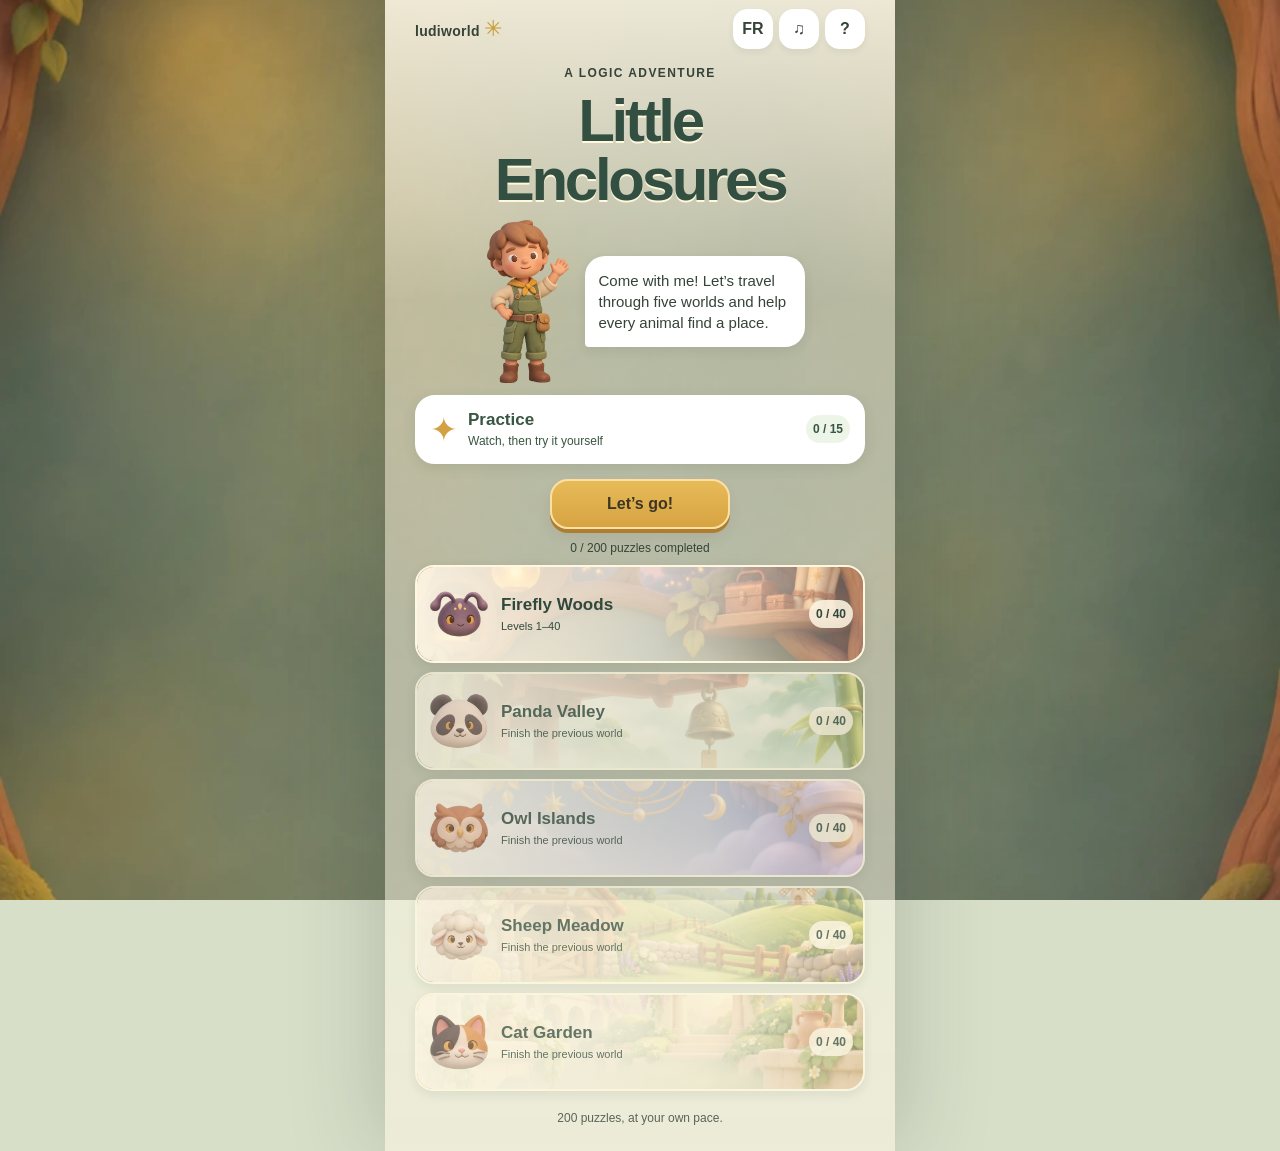
<file: docs/index.html>
<!doctype html>
<html lang="fr">
<head>
  <meta charset="utf-8">
  <meta name="viewport" content="width=device-width,initial-scale=1,viewport-fit=cover">
  <meta name="theme-color" content="#657c62">
  <meta name="description" content="200 énigmes dans cinq mondes. Un animal par ligne, colonne et enclos.">
  <title>Les Petits Enclos · Ludiworld</title>
  <link rel="icon" href="icon-192.png">
  <link rel="apple-touch-icon" href="icon-192.png">
  <link rel="manifest" href="manifest.webmanifest">
  <link rel="stylesheet" href="style.css">
  <script defer src="ludi.js"></script>
  <script defer src="levels.js"></script>
  <script defer src="logic.js"></script>
  <script defer src="state.js"></script>
  <script defer src="training.js"></script>
  <script defer src="app.js"></script>
</head>
<body>
  <main id="app">
    <nav class="topbar"><span class="brand">ludiworld <i aria-hidden="true">✳</i></span><div><button id="language" class="small">EN</button><button id="sound" class="small" aria-label="Son">♪</button><button id="help" class="small" aria-label="Règles">?</button></div></nav>
    <section id="home" class="screen">
      <header class="title"><p data-t="eyebrow">Une aventure de logique</p><h1 data-t="title">Les Petits<br>Enclos</h1></header>
      <div class="story"><img class="boy" src="assets/berger.webp" alt=""><p data-t="story">Viens avec moi ! On traverse cinq mondes pour aider chaque animal à trouver sa place.</p></div>
      <button id="training" class="training-entry"><span class="training-symbol" aria-hidden="true">✦</span><span><strong data-t="training">Entraînement</strong><small id="trainingSummary"></small></span><b id="trainingCount"></b></button>
      <button id="continue" class="primary"></button><p id="total" class="total"></p>
      <div id="worlds" class="worlds"></div>
      <p class="quiet" data-t="quiet">200 énigmes, à ton rythme.</p>
    </section>
    <section id="play" class="screen" hidden>
      <header class="hud"><button id="map" class="small" aria-label="Mondes">‹</button><div><p id="worldName"></p><h1><span data-t="level">Niveau</span> <b id="number"></b><small>/ 200</small></h1></div><span id="counter"></span></header>
      <section id="trainingCard" class="training-card" hidden aria-live="polite"><p id="trainingProgress"></p><h2 id="trainingTitle"></h2><p id="trainingInstruction"></p><div id="trainingValidated" hidden><span data-t="missionDone">Mission réussie !</span><button id="trainingNext" class="mission-next" data-t="nextMission">Mission suivante</button></div></section>
      <div class="run-score"><button id="starHelp" aria-label="Étoiles"><span id="stars" class="stars" aria-hidden="true"></span><span id="errors"></span><span class="score-help" aria-hidden="true">ⓘ</span></button></div>
      <div class="rules-mini"><button data-rule="row"><span class="mini-rule row-icon" aria-hidden="true"></span><span data-t="row">1 par ligne</span></button><button data-rule="column"><span class="mini-rule column-icon" aria-hidden="true"></span><span data-t="column">1 par colonne</span></button><button data-rule="region"><span class="mini-rule region-icon" aria-hidden="true"></span><span data-t="region">1 par enclos</span></button></div>
      <p class="apart" data-t="apart">Sans se toucher, même par un coin.</p>
      <div class="board-frame"><div id="board" role="grid" aria-label="Enclos"></div><div id="effects" aria-hidden="true"></div><div id="guideLayer" aria-hidden="true"></div></div>
      <p id="feedback" class="feedback" aria-live="polite"></p>
      <p class="gesture" data-t="gesture">Double appui : animal · Un appui : × · Glisse : ×</p>
      <div class="actions"><button id="undo"><b aria-hidden="true">↶</b><span data-t="undo">Annuler</span></button><button id="reset"><b aria-hidden="true">↻</b><span data-t="reset">Reprendre</span></button><button id="hint"><b aria-hidden="true">✧</b><span data-t="hint">Indice</span></button></div>
      <div class="keeper"><img src="assets/berger.webp" alt=""><span data-t="keeper">À chacun sa petite place.</span></div>
    </section>
  </main>
  <dialog id="info"><button class="close" data-close aria-label="Fermer">×</button><div id="infoContent"></div><button class="primary" data-close data-t="ok">D’accord</button></dialog>
  <dialog id="levels"><button class="close" data-close aria-label="Fermer">×</button><h2 id="levelTitle"></h2><div id="levelList" class="level-list"></div></dialog>
  <dialog id="victory"><img class="victory-boy" src="assets/berger.webp" alt=""><h2 id="winTitle"></h2><div id="winStars" class="stars win-stars"></div><p id="winScore"></p><p id="winText"></p><div id="winHeads" class="win-heads"></div><button id="next" class="primary" data-t="next">Continuer</button><button id="winMap" class="text-button" data-t="worlds">Les cinq mondes</button><button id="replay" class="text-button" data-t="reset">Reprendre</button></dialog>
  <dialog id="pause"><h2 data-t="pause">Petite pause</h2><p data-t="paused">Ta grille est gardée.</p></dialog>
  <dialog id="mistake" class="rule-sheet" aria-labelledby="errorTitle" aria-describedby="errorRule"><span class="mistake-sign" aria-hidden="true">!</span><h2 id="errorTitle" data-t="errorTitle">Regarde la règle</h2><p id="errorMessage"></p><div id="errorDrawing" aria-hidden="true"></div><p id="errorRule"></p><button id="ackError" class="primary" data-t="errorOK">J’ai compris</button></dialog>
  <noscript>Active JavaScript pour jouer. / Enable JavaScript to play.</noscript>
</body>
</html>
</file>
<file: docs/style.css>
:root {font-family:'Trebuchet MS','Segoe UI',sans-serif;color:#354338;background:#d8dfc8;font-synthesis:none;font-size:16px}
*{box-sizing:border-box}body{margin:0}button{font:inherit;cursor:pointer;touch-action:manipulation;-webkit-tap-highlight-color:transparent}button:disabled{opacity:.48;cursor:default}button:focus-visible{outline:3px solid #3671a3;outline-offset:2px}[hidden]{display:none!important}
body{background:#d8dfc8 url('assets/lucioles.webp') center/cover fixed}body::before{content:'';position:fixed;inset:0;background:#152b3c45;z-index:-1}
#app{max-width:510px;min-height:100dvh;margin:auto;background:linear-gradient(#fff8e6e0,#fff8e675 26%,#fff8e682);box-shadow:0 0 90px #172b3038;padding:env(safe-area-inset-top) 18px env(safe-area-inset-bottom)}
.topbar{height:58px;display:flex;justify-content:space-between;align-items:center;gap:8px}.topbar>div{display:flex;gap:6px}.brand{font-weight:bold;letter-spacing:.02em;font-size:14px}.brand i{color:#c79d38;font-size:22px;font-style:normal}.embedded .brand{visibility:hidden}.small{min-width:40px;min-height:40px;background:#fff9ebdb;border:1px solid #ffffff9c;border-radius:14px;color:#354338;font-weight:bold;box-shadow:0 3px 6px #24393212}
.screen{padding-bottom:22px}.title{text-align:center}.title p{font-size:12px;letter-spacing:.12em;text-transform:uppercase;font-weight:bold;margin:8px 0 12px}.title h1{font-size:clamp(42px,11vw,60px);line-height:.98;letter-spacing:-.055em;margin:0;color:#334f41;text-shadow:0 2px #fff8dc}
.story{display:flex;align-items:center;justify-content:center;gap:4px;max-width:390px;margin:10px auto 6px}.boy{width:105px;height:163px;object-fit:contain;align-self:end}.story p{max-width:220px;padding:14px;border-radius:20px 20px 20px 4px;background:#fff9eced;font-size:15px;line-height:1.4;box-shadow:0 4px 12px #25312415}
.primary{display:block;background:linear-gradient(#e7ba58,#d7a342);color:#3e3624;border:2px solid #ffdfa0;border-radius:18px;padding:13px 22px;font-weight:bold;min-height:50px;box-shadow:0 4px 0 #ad7e31,0 8px 14px #34291214;margin:8px auto 12px;min-width:180px}.primary:hover{filter:brightness(1.04)}.total,.quiet{font-size:12px;text-align:center}.total{margin:10px}.quiet{opacity:.8;margin:20px 0 4px}
.worlds{display:grid;gap:9px}.world-card{position:relative;background-size:cover;background-position:center 15%;height:90px;border:2px solid #fff8df;border-radius:19px;isolation:isolate;overflow:hidden;color:#30483b;display:flex;align-items:center;padding:10px;text-align:left;box-shadow:0 4px 12px #172f291c}.world-card::before{content:'';position:absolute;inset:0;z-index:-1;background:linear-gradient(90deg,#fff9e9f2,#fff9e9ad 65%,#fff9e93c)}.world-card img{width:64px;height:64px;object-fit:contain;margin-right:10px}.world-card strong{font-size:17px;display:block}.world-card small{display:block;font-size:11px;margin-top:5px}.world-card .world-progress{margin-left:auto;background:#fff7e4db;border-radius:30px;padding:7px;font-size:12px;font-weight:bold;white-space:nowrap}.world-card:disabled{opacity:.72}
.hud{display:flex;align-items:center;gap:10px;min-height:72px}.hud>div{flex:1}.hud p{font-size:11px;font-weight:bold;letter-spacing:.04em;margin:0 0 3px}.hud h1{font-size:25px;margin:0;letter-spacing:-.04em}.hud h1 small{font-size:12px;margin-left:6px;font-weight:normal;letter-spacing:0}.hud #counter{font-weight:bold;font-size:14px;background:#fff9e6de;border-radius:16px;padding:9px;white-space:nowrap}
.rules-mini{display:flex;justify-content:space-around;gap:3px;border-radius:13px;padding:11px 5px;background:#fff9e9ed;font-size:12px;font-weight:bold;box-shadow:0 3px 9px #3044390c}.apart{text-align:center;font-size:12px;font-weight:bold;margin:10px 0 12px}.board-frame{padding:7px;border-radius:19px;background:#fff8e8;border:1px solid #fffdf5;box-shadow:0 6px 0 #b9ac8c,0 10px 24px #293d3440}
#board{display:grid;grid-template-columns:repeat(var(--n),minmax(0,1fr));grid-template-rows:repeat(var(--rows,var(--n)),minmax(0,1fr));aspect-ratio:var(--n) / var(--rows,var(--n));border-radius:11px;overflow:hidden;touch-action:none;user-select:none;-webkit-user-select:none;position:relative}
.cell{position:relative;display:flex;align-items:center;justify-content:center;border:0;border-radius:0;min-width:0;min-height:0;padding:0;background:var(--color);box-shadow:inset 1px 1px #ffffff30,inset -1px -1px #30433812;touch-action:none;outline-offset:-3px!important}
.cell img{width:88%;height:88%;object-fit:contain;pointer-events:none;filter:drop-shadow(0 2px 1px #43352435)}.cell .cross{position:relative;width:30%;height:30%;pointer-events:none}.cross::before,.cross::after{content:'';position:absolute;left:43%;top:0;width:15%;height:100%;border-radius:3px;background:#4c535ac9;transform:rotate(45deg)}.cross::after{transform:rotate(-45deg)}

.feedback{min-height:30px;font-size:12px;line-height:1.3;text-align:center;margin:3px auto;max-width:340px;font-weight:bold}.gesture{font-size:10px;text-align:center;margin:2px 0 11px;color:#3c473f}.actions{display:flex;gap:8px;justify-content:center}.actions button{border:1px solid #fff8e7;background:#fff8e8eb;border-radius:17px;min-height:57px;flex:1;max-width:125px;display:flex;flex-direction:column;align-items:center;justify-content:center;gap:2px;box-shadow:0 4px 0 #bdaf8e;color:#3f5045;font-size:11px;font-weight:bold}.actions b{font-size:23px;line-height:1}.actions #hint{background:#f6dda1}.keeper{display:flex;align-items:center;justify-content:center;gap:9px;margin:15px 0 0;font-size:11px;font-weight:bold}.keeper img{height:65px;width:40px;object-fit:contain}.keeper span{padding:10px 12px;background:#fff8e6d9;border-radius:15px 15px 15px 0}
dialog{max-width:min(90vw,440px);width:440px;max-height:88dvh;overflow:auto;border:2px solid #fff8e3;border-radius:26px;background:#fff8e9;color:#354338;box-shadow:0 20px 90px #122b3859;padding:27px 25px 22px;text-align:center}dialog::backdrop{background:#112a3b88;backdrop-filter:blur(4px)}dialog h2{font-size:27px;line-height:1.1;letter-spacing:-.035em;margin:7px 0 18px}dialog p{font-size:15px;line-height:1.5}.close{position:absolute;top:7px;right:9px;border:0;background:transparent;font-size:29px;color:#566754;min-width:38px;min-height:38px}.rule-list{text-align:left;padding-left:23px;line-height:1.6;font-size:15px}.rule-list li{margin:10px 0}.info-note{font-size:12px!important;opacity:.8}.level-list{display:grid;grid-template-columns:repeat(5,1fr);gap:8px}.level-list button{aspect-ratio:1;border:1px solid #d7c7a6;background:#f0e6ce;border-radius:12px;color:#465846;font-weight:bold}.level-list button.done{background:#a9c8ac}.level-list button.current{border:3px solid #426c56}.victory-boy{height:155px}.win-heads{display:flex;justify-content:center;gap:2px;margin:15px 0 22px}.win-heads img{width:calc(100% / 8);max-width:48px;object-fit:contain}.text-button{display:block;margin:18px auto 0;border:0;background:transparent;text-decoration:underline;color:#47634d;font-size:13px}#pause{pointer-events:none}
@media(min-width:700px){#app{padding-left:30px;padding-right:30px}.world-card{height:98px}.title h1{font-size:60px}.hud{min-height:80px}}
@media(max-height:780px) and (max-width:600px){.topbar{height:48px}.hud{min-height:58px}.apart{margin:7px 0}.keeper{display:none}.feedback{min-height:27px}.actions button{min-height:51px}.screen{padding-bottom:12px}}
@media(prefers-reduced-motion:no-preference){.cell img{animation:arrive .18s ease-out}@keyframes arrive{from{transform:scale(.8)}to{transform:scale(1)}}}

/* Un même contour opaque pour toutes les cases. */
#board{isolation:isolate;background:#617765}
.cell{box-shadow:inset 0 0 0 1px #71816c}
.cell img{z-index:1;width:91%;height:91%}
.cell:active{filter:brightness(1.045)}
.cell.error-attempt{background:linear-gradient(#ff8e7a99,#ffb29b70),var(--color)}
.cell:focus-visible{z-index:3}
.cell .cross{z-index:1;width:32%;height:32%}
.cross::before,.cross::after{background:#42574dda;box-shadow:0 1px #fff6}
.board-frame{position:relative}
#effects{position:absolute;inset:0;pointer-events:none;z-index:5;overflow:visible}
.cell-effect{position:absolute;display:grid;place-items:center;pointer-events:none}
.ghost-head{width:78%;height:78%;object-fit:contain;opacity:.6;filter:sepia(.2)}
.error-badge{position:absolute;right:4%;top:3%;width:24px;height:24px;border-radius:50%;background:#a84439;color:#fff9ea;border:2px solid #fff9ea;text-align:center;line-height:20px;font-size:16px;box-shadow:0 2px 4px #42262945}
.success-ring{position:absolute;inset:5%;border:3px solid #fff6af;border-radius:50%;box-shadow:0 0 0 2px #75a16c55}
.spark{position:absolute;left:50%;top:50%;width:6px;height:6px;margin:-3px;border-radius:2px;background:#ffe495;box-shadow:0 0 2px #fff8d7;transform:rotate(var(--angle)) translateX(var(--distance))}
.hold-indicator{position:absolute;width:88%;height:88%;inset:6%;z-index:4;overflow:visible;pointer-events:none;transform:rotate(-90deg)}
.hold-indicator circle{fill:none;stroke-width:4}
.hold-track{stroke:#fff8ddbb}.hold-progress{stroke:#3d775a;stroke-dasharray:1;stroke-dashoffset:0;animation:hold-progress var(--hold-fill,300ms) linear}
.holding{filter:brightness(1.06)}
.run-score{display:flex;justify-content:center;margin:-3px 0 7px;min-height:29px}
#starHelp{display:flex;align-items:center;justify-content:center;gap:10px;padding:3px 11px;border:1px solid #fffae7;background:#fff9e4e8;border-radius:30px;min-height:29px;color:#4e5e48;font-size:11px;font-weight:bold}
.stars{display:inline-flex;gap:3px;line-height:1;color:#d69b28;font-size:24px;white-space:nowrap}
.star{display:inline-block;-webkit-text-stroke:.55px #906c29;filter:drop-shadow(0 1px 0 #fff8cc)}
.star.empty{color:#c6c8b9;-webkit-text-stroke:.55px #8f9d89;filter:none}
.score-help{font-size:14px;opacity:.7}
.rules-mini{padding:5px 3px;gap:4px}
.rules-mini button{display:flex;align-items:center;justify-content:center;gap:4px;flex:1;background:transparent;border:0;color:inherit;padding:2px 0;min-height:34px;font-weight:bold;font-size:11px}
.mini-rule{display:inline-flex;width:24px;height:24px;flex-shrink:0}.mini-rule svg{width:100%;height:100%}
.apart{margin:7px 0 10px}
.feedback{display:flex;align-items:center;justify-content:center;min-height:34px;max-width:none;border-radius:13px;padding:4px 8px;font-size:12px;margin:4px 0;transition:background-color .12s,color .12s}
.feedback[data-tone=error]{background:#fff0e6ef;color:#9b342e;box-shadow:inset 0 0 0 1px #b2533a69;font-size:16px;line-height:1.35;min-height:50px}
.feedback[data-tone=error]::before{content:'!';display:grid;place-items:center;width:20px;height:20px;flex-shrink:0;margin-right:7px;border-radius:50%;background:#a84439;color:#fff7e8}
.feedback[data-tone=success]{background:#e8f5d8ed;color:#3d6b42;box-shadow:inset 0 0 0 1px #7499665c}
.feedback[data-tone=success]::before{content:'✓';margin-right:6px;font-weight:bold;font-size:17px}
.gesture{font-size:11px;line-height:1.35;margin:4px 0 11px}



.level-list button{display:flex;flex-direction:column;justify-content:center;align-items:center;gap:2px}.level-list small{font-size:10px}.level-stars{color:#906921;letter-spacing:1px}
.win-stars{font-size:47px;display:flex;justify-content:center;gap:9px;margin:12px auto}.star-example{font-size:35px}
#winScore{font-size:13px;margin:0 0 15px}
.rule-cards{display:grid;grid-template-columns:1fr 1fr;gap:10px;margin:16px 0 22px}
.rule-cards section{background:#eee7d6;border-radius:15px;padding:9px 7px}
.rule-cards h3{font-size:13px;margin:1px 0 8px}.rule-cards p{font-size:12px;line-height:1.35;margin:8px 0 2px}
.rule-drawing{display:grid;grid-template-columns:repeat(4,1fr);grid-template-rows:repeat(4,1fr);width:min(100%,110px);aspect-ratio:1;position:relative;margin:auto;border:2px solid #71816a;border-radius:7px;overflow:hidden;background:#65775d;gap:1px}
.rule-drawing i{background:#f8f0db;display:grid;place-items:center;min-width:0;min-height:0;font-style:normal}.rule-drawing .rule-active{background:#a9c8aa}.rule-drawing.region .rule-active{background:#dfb767}.rule-drawing .rule-animal{position:relative}.rule-drawing img{width:96%;height:96%;object-fit:contain}.rule-drawing span{font-size:20px;color:#506e56;line-height:1}
.rule-drawing.touch .rule-active{background:#edaf96}.touch-no{position:absolute;left:43%;top:43%;background:#a84439;border-radius:50%;width:19px;height:19px;font-size:14px;line-height:19px;color:#fff7e4;box-shadow:0 0 0 2px #fff4dc}
.gesture-drawings{display:flex;gap:7px;justify-content:center;margin:13px 0}.gesture-drawings>span{flex:1;font-size:11px;background:#eee7d6;border-radius:13px;padding:9px 3px}.gesture-drawings b{display:block;font-size:24px;color:#497259;margin-bottom:5px}
.primary,.small,.actions button,.world-card,.level-list button{transition:transform .1s,filter .1s,box-shadow .1s}
button:active:not(:disabled){transform:translateY(2px) scale(.98)}.cell:active:not(:disabled){transform:none}
@keyframes hold-progress{from{stroke-dashoffset:1}to{stroke-dashoffset:0}}
@media(prefers-reduced-motion:no-preference){
  .cell img{animation:animal-plop .32s cubic-bezier(.2,.7,.3,1.25)}
  .cross{animation:cross-pop .14s ease-out}
  .cell-effect.error{animation:error-wiggle .34s ease-in-out,fx-fade .7s ease-out forwards}
  .success-ring{animation:success-ring .5s ease-out forwards}
  .spark{animation:spark-out .55s ease-out forwards}
  .win-stars .star{animation:star-pop .5s cubic-bezier(.2,.7,.3,1.4) both}
  .win-stars .star:nth-child(2){animation-delay:.1s}.win-stars .star:nth-child(3){animation-delay:.2s}
  #victory[open]{animation:victory-in .28s ease-out}
}
@keyframes animal-plop{0%{transform:scale(.55,.7) translateY(-7px)}60%{transform:scale(1.1,.93)}100%{transform:scale(1)}}
@keyframes cross-pop{from{transform:scale(.65);opacity:.4}to{transform:scale(1);opacity:1}}
@keyframes error-wiggle{0%,100%{transform:translateX(0)}25%{transform:translateX(-4px) rotate(-5deg)}75%{transform:translateX(4px) rotate(5deg)}}
@keyframes fx-fade{0%,65%{opacity:1}100%{opacity:0}}
@keyframes success-ring{from{transform:scale(.65);opacity:1}to{transform:scale(1.35);opacity:0}}
@keyframes spark-out{from{transform:rotate(var(--angle)) translateX(8px) scale(.7);opacity:1}to{transform:rotate(var(--angle)) translateX(var(--distance)) scale(.2);opacity:0}}
@keyframes star-pop{from{transform:scale(.2) rotate(-15deg);opacity:0}to{transform:scale(1);opacity:1}}
@keyframes victory-in{from{transform:translateY(12px) scale(.97);opacity:0}to{transform:none;opacity:1}}
@media(max-height:920px){.keeper{display:none}}
@media(max-height:800px){.topbar{height:46px}.hud{min-height:57px}.screen{padding-bottom:12px}}
@media(max-height:720px){.run-score{margin-bottom:4px}.hud{min-height:51px}.apart{margin:5px 0 7px}.gesture{margin:1px 0 7px;font-size:10px}.actions button{min-height:48px}.board-frame{width:min(100%,calc(100dvh - 325px));margin-inline:auto}.rules-mini{padding:2px}.feedback{min-height:33px}}
@media(max-width:360px){#app{padding-left:12px;padding-right:12px}.rules-mini button{font-size:10px;gap:2px}.mini-rule{width:22px;height:22px}.hud h1{font-size:23px}.world-card strong{font-size:15px}}
@media(prefers-reduced-motion:reduce){*,*::before,*::after{scroll-behavior:auto!important;transition:none!important}.hold-progress{animation:none}.spark{display:none}.cell-effect{opacity:.85}}
@media(max-height:700px) and (orientation:portrait){
  .topbar{height:40px}.small{min-height:35px;min-width:36px}.hud{min-height:45px}.hud h1{font-size:22px}.hud p{font-size:10px}.run-score{margin-bottom:3px}.rules-mini button{min-height:25px}.mini-rule{width:20px;height:20px}.apart{font-size:10px;margin:4px 0 6px}.board-frame{width:min(100%,calc(100dvh - 305px))}.gesture{display:none}.actions button{min-height:44px}.feedback{margin:4px 0 8px;font-size:11px}
}
@media(orientation:landscape) and (max-height:600px) and (min-width:600px){
  #app{max-width:900px;padding-inline:20px}.topbar{height:44px}#play{display:grid;grid-template-columns:minmax(230px,1fr) minmax(260px,1fr);column-gap:24px;padding-bottom:8px;align-items:start}.hud{grid-column:2;grid-row:1;min-height:42px}.run-score{grid-column:2;grid-row:2;margin:0 0 4px}.rules-mini{grid-column:2;grid-row:3;padding:2px}.rules-mini button{min-height:27px}.apart{grid-column:2;grid-row:4;margin:4px 0}.board-frame{grid-column:1;grid-row:1/span 9;width:min(100%,calc(100dvh - 75px));align-self:start}.feedback{grid-column:2;grid-row:6;margin:4px 0;min-height:34px}.gesture{grid-column:2;grid-row:7;margin:1px 0 7px}.actions{grid-column:2;grid-row:8}.actions button{min-height:46px}.keeper{display:none}
}
#mistake{border-color:#fff4d9;padding:26px 24px 22px}
.mistake-sign{display:grid;place-items:center;width:45px;height:45px;margin:0 auto 13px;border-radius:50%;background:#b35b42;color:#fff8e9;font-size:29px;font-weight:bold;box-shadow:0 3px 0 #864a3930}
#mistake h2{font-size:29px;margin:0 0 12px}
#errorMessage{font-size:17px;line-height:1.4;margin:0 0 18px;color:#6a5544}
#mistake #errorRule{font-size:24px;font-weight:bold;line-height:1.35;color:#354f3d;margin:18px 0 23px}
#errorDrawing:empty{display:none}
#errorDrawing .rule-drawing{width:124px}
#mistake .primary{width:100%;font-size:18px;min-height:54px;margin-bottom:5px}
@media(max-height:650px){#mistake{padding:18px 20px}.mistake-sign{width:35px;height:35px;font-size:24px;margin-bottom:9px}#mistake h2{font-size:25px}#mistake #errorRule{font-size:22px;margin:12px 0 18px}#errorMessage{font-size:15px;margin-bottom:12px}#errorDrawing .rule-drawing{width:94px}}

/* Des carreaux doux et des espaces blancs, sans trait de séparation. */
.board-frame{padding:10px;background:#fff;border:0;border-radius:25px;box-shadow:0 5px 20px #28423324}
#board{gap:clamp(4px,1.5vw,8px);background:#fff;border-radius:15px}
.cell{border-radius:clamp(6px,2vw,13px);box-shadow:none}
.cell img{width:94%;height:94%}
.cell .cross{width:35%;height:35%}
.small,.rules-mini,.actions button,dialog,.story p,.keeper span,#starHelp,.hud #counter{background-color:#fff;border-color:#fff}
.actions #hint{background:#fff}.actions button{box-shadow:0 3px 8px #28423316}


.rule-drawing{border:0;background:#fff;gap:3px;padding:3px;border-radius:10px}
.rule-drawing i{background:#edf3eb;border-radius:4px}
.gesture-drawings>span,.rule-cards section{background:#f4f8f1}
#mistake{border-color:#fff}
.training-entry{display:flex;align-items:center;gap:10px;width:100%;margin:12px 0 15px;padding:13px;border:2px solid #fff;border-radius:20px;background:#fff;color:#395642;text-align:left;box-shadow:0 4px 14px #2842331b}
.training-entry strong,.training-entry small{display:block}.training-entry strong{font-size:17px}.training-entry small{font-size:12px;margin-top:4px}.training-entry>b{margin-left:auto;white-space:nowrap;font-size:12px;padding:7px;background:#edf5e8;border-radius:20px}.training-symbol{font-size:33px;color:#d3a043}
.training-card{background:#fff;border-radius:20px;padding:12px 15px;margin:4px 0 13px;box-shadow:0 4px 12px #28423315}
#trainingProgress{font-size:11px;font-weight:bold;letter-spacing:.06em;text-transform:uppercase;color:#6a805f;margin:0 0 5px}
#trainingTitle{font-size:21px;line-height:1.15;letter-spacing:-.03em;margin:0 0 6px}
#trainingInstruction{font-size:14px;line-height:1.4;margin:0;min-height:40px}
#trainingValidated{display:flex;align-items:center;justify-content:space-between;gap:8px;min-height:42px}
#trainingValidated>span{font-size:13px;font-weight:bold;color:#477347}#trainingValidated>span::before{content:'✓ ';font-size:19px}
.mission-next{min-height:42px;border:0;border-radius:13px;padding:9px 12px;background:#e4b65b;color:#423a26;font-size:13px;font-weight:bold}
.training-card.done{background:#f7fff3}
.training-mode .run-score,.training-mode .rules-mini,.training-mode .apart,.training-mode .gesture,.training-mode .keeper{display:none}
.training-mode.training-basics #hint{display:none}
.training-mode .cell.training-focus{box-shadow:inset 0 0 0 3px #bf9345}
.training-mode .cell.training-focus::after{content:'';position:absolute;inset:4px;border:1px dashed #fff9db;border-radius:9px;pointer-events:none}
@media(max-height:720px) and (orientation:portrait){.training-mode .board-frame{width:min(100%,calc(100dvh - 350px))}.training-card{padding:10px 12px;margin-bottom:10px}#trainingTitle{font-size:18px}#trainingInstruction{font-size:12px;min-height:36px}.training-mode .feedback{min-height:26px}}
@media(orientation:landscape) and (max-height:600px) and (min-width:600px){.training-card{grid-column:2;grid-row:2/span 3;margin:3px 0 7px;padding:9px 12px}#trainingInstruction{font-size:12px;min-height:34px}#trainingTitle{font-size:18px}.training-mode .feedback{grid-row:6}.training-mode .actions{grid-row:8}}

/* Une démonstration, puis un essai sur une petite grille dédiée. */
.training-mode .board-frame{width:min(100%,calc(min(300px,100dvh - 390px)*var(--ratio) + 20px));margin:42px auto 14px;flex-shrink:0}
.training-mode .cell.training-focus{box-shadow:inset 0 0 0 3px #d5a132}
.training-mode .cell[aria-disabled=true]:not(.training-focus){opacity:.6}
.training-mode .cell.demo-muted img,.training-mode .cell.demo-muted .cross{opacity:0}
#guideLayer{position:absolute;inset:0;pointer-events:none;z-index:8;overflow:visible}
.guide-arrow{position:absolute;width:50px;height:70px;filter:drop-shadow(0 3px 2px #694e242d)}
.guide-arrow svg{width:100%;height:100%;display:block}
.guide-hand{position:absolute;display:flex;align-items:center;justify-content:center;font-size:38px;line-height:1;text-shadow:0 2px #fff;z-index:2}
.guide-result{position:absolute;display:grid;place-items:center}
.guide-result img{width:78%;height:78%;object-fit:contain}
.guide-result>span{font-size:32px;color:#42574d;font-weight:bold}
#trainingTry{margin-top:10px;min-height:42px;display:block;width:100%;font-size:16px}
#trainingTry:disabled{background:#eef5e9;color:#527047;opacity:1}
.training-mode .training-card{margin-bottom:0}
.training-mode #trainingProgress{font-size:12px;color:#527047}
.training-mode #trainingInstruction{font-size:15px;min-height:42px}

.training-mode:not([data-lesson-id=undo]):not([data-lesson-id=finish]) #undo{display:none}
.training-mode:not([data-lesson-id=finish]) #hint{display:none}
.training-mode .guide-undo{outline:4px solid #e4b343;outline-offset:3px}
.feedback[data-tone=guide]{font-size:15px;line-height:1.35;color:#3c6349;background:#fffffff2;box-shadow:inset 0 0 0 1px #dceacb;padding:8px;min-height:40px}
.feedback:empty{visibility:hidden}
@media(prefers-reduced-motion:no-preference){.guide-arrow{animation:guide-bob .85s ease-in-out infinite alternate}@keyframes guide-bob{from{translate:0 -4px}to{translate:0 3px}}}
@media(max-height:720px) and (orientation:portrait){.training-mode .board-frame{width:min(100%,calc(min(240px,100dvh - 390px)*var(--ratio) + 20px));margin-top:36px;margin-bottom:9px}.training-mode #trainingInstruction{font-size:13px;min-height:38px}.training-mode .feedback{font-size:12px;min-height:28px}.training-mode .guide-hand{font-size:31px}.training-mode .guide-arrow{width:44px;height:62px}}
@media(orientation:landscape) and (max-height:600px) and (min-width:600px){.training-mode .board-frame{width:min(100%,calc((100dvh - 120px)*var(--ratio) + 20px));margin-top:50px;grid-row:1/span 9}.training-mode #trainingInstruction{font-size:12px;min-height:30px}.training-mode .feedback{font-size:12px;min-height:30px}#trainingTry{min-height:36px;font-size:14px;margin-top:5px}.training-mode .guide-arrow{width:40px;height:56px}}

/* La règle reste sous le plateau, qui demeure net et entièrement visible. */
dialog.rule-sheet{position:fixed;inset:auto 0 0;margin:0 auto;width:100%;max-width:510px;max-height:min(55dvh,360px);border:0;border-radius:23px 23px 0 0;padding:14px 20px calc(12px + env(safe-area-inset-bottom));box-shadow:0 -5px 25px #2643352b;background:#fff;text-align:left}
dialog.rule-sheet::backdrop{background:#20352c08;backdrop-filter:none}
#mistake.rule-sheet{padding:14px 20px calc(12px + env(safe-area-inset-bottom))}
.rule-sheet .mistake-sign,.rule-sheet #errorDrawing{display:none}
.rule-sheet h2,#mistake.rule-sheet h2{font-size:22px;line-height:1.15;margin:0 0 7px}
.rule-sheet #errorMessage{font-size:14px;line-height:1.3;margin:0 0 8px}
#mistake.rule-sheet #errorRule{font-size:21px;line-height:1.25;margin:8px 0 12px}
.rule-sheet .primary,#mistake.rule-sheet .primary{font-size:16px;min-height:44px;padding:9px 16px;margin:6px 0 3px;width:100%}
.rule-sheet #infoContent>p{font-size:19px;line-height:1.3;margin:10px 0}.rule-sheet #infoContent>.info-note{font-size:12px!important;line-height:1.3}
body.rule-visible .topbar{height:40px}
body.rule-visible #play .hud{min-height:48px}
body.rule-visible #play .run-score,body.rule-visible #play .rules-mini,body.rule-visible #play .apart,body.rule-visible #feedback,body.rule-visible #play .gesture,body.rule-visible #play .actions,body.rule-visible #play .keeper{display:none}
body.rule-visible #play{display:flex;flex-direction:column}
body.rule-visible #play .board-frame{width:min(100%,calc((100dvh - var(--rule-height,300px) - 130px)*var(--ratio) + 20px));margin:8px auto 0}
.cell.rule-related{box-shadow:inset 0 0 0 2px #b98746}
.cell.rule-attempt{box-shadow:inset 0 0 0 3px #b75342}
.rule-preview{position:absolute;inset:6%;display:block;background-size:contain;background-position:center;background-repeat:no-repeat;opacity:.7;pointer-events:none}
.rule-preview::after{content:'!';position:absolute;right:0;top:0;display:grid;place-items:center;width:20px;height:20px;border-radius:50%;background:#ab4e3c;color:#fff;font-weight:bold;box-shadow:0 0 0 2px #fff}
@media(max-height:650px){#mistake.rule-sheet #errorRule{font-size:20px}.rule-sheet h2,#mistake.rule-sheet h2{font-size:20px}dialog.rule-sheet,#mistake.rule-sheet{padding:11px 15px calc(10px + env(safe-area-inset-bottom))}}
@media(orientation:landscape) and (max-height:600px) and (min-width:600px){
 dialog.rule-sheet{left:auto;right:10px;width:calc(50vw - 22px);max-width:430px;max-height:calc(100dvh - 110px)}
 body.rule-visible #play{display:grid;grid-template-columns:minmax(230px,1fr) minmax(260px,1fr);column-gap:24px}
 body.rule-visible #play .board-frame{grid-column:1;grid-row:1/span 9;width:min(100%,calc(100dvh - 75px));margin:8px auto 0}
 body.rule-visible #play .hud{grid-column:2;grid-row:1;min-height:42px}
}
</file>
